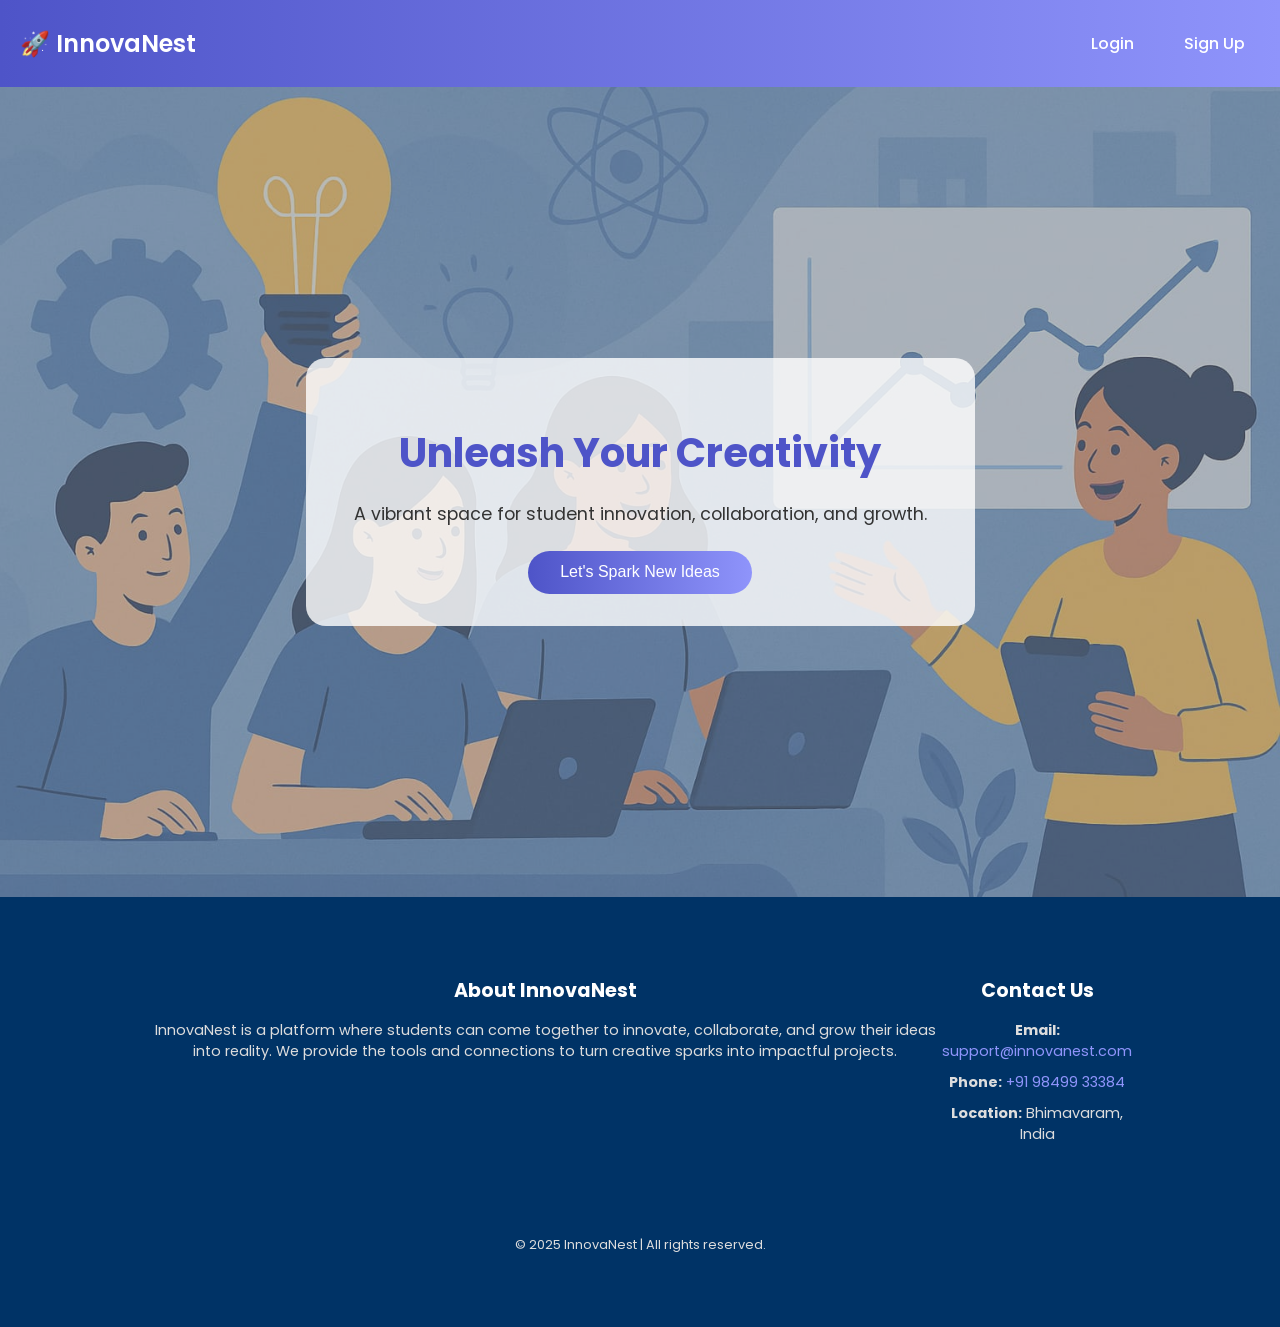
<file: index.html>
<!DOCTYPE html>
<html lang="en">
<head>
  <meta charset="UTF-8" />
  <meta name="viewport" content="width=device-width, initial-scale=1.0" />
  <title>InnovaNest - Innovate, Connect, Create</title>
  <link rel="stylesheet" href="style.css" />
  <link rel="icon" href="data:image/svg+xml,<svg xmlns=%22http://www.w3.org/2000/svg%22 viewBox=%220 0 100 100%22><text y=%22.9em%22 font-size=%2290%22>💡</text></svg>">

  <link rel="preconnect" href="https://fonts.googleapis.com" />
  <link rel="stylesheet" href="https://fonts.googleapis.com/css2?family=Poppins:wght@400;600&display=swap" />
</head>
<body>
  <!-- Header Section -->
  <header class="main-header">
    <div class="logo">🚀 InnovaNest</div>
    <nav>
      <ul>
        <li><a href="login.html">Login</a></li>
        <li><a href="signup.html">Sign Up</a></li>
      </ul>
    </nav>
  </header>

  <!-- Hero Section with Background Image -->
  <section class="hero-section">
    <div class="hero-content">
      <h1>Unleash Your Creativity</h1>
      <p>A vibrant space for student innovation, collaboration, and growth.</p>
      <button onclick="openModal()">Let's Spark New Ideas</button>
    </div>
    <!-- Image added to the hero section -->
    <div class="hero-image">
      <!-- Image reflecting innovation and creativity -->
      <img src="bgimage.jpg" alt="Innovation">
    </div>
  </section>

  <!-- Modal for Login / SignUp -->
  <div id="authModal" class="modal">
    <div class="modal-content">
      <span class="close" onclick="closeModal()">&times;</span>
      <h2>Welcome to InnovaNest</h2>
      <p>Choose your path:</p>
      <div class="modal-buttons">
        <button onclick="location.href='login.html'">Login</button>
        <button onclick="location.href='signup.html'">Sign Up</button>
      </div>
    </div>
  </div>

  <!-- Footer Section -->
  <footer>
    <div class="footer-content">
      <div class="about-section">
        <h3>About InnovaNest</h3>
        <p>InnovaNest is a platform where students can come together to innovate, collaborate, and grow their ideas into reality. We provide the tools and connections to turn creative sparks into impactful projects.</p>
      </div>
      <div class="contact-section">
        <h3>Contact Us</h3>
        <ul>
          <li><strong>Email:</strong> <a href="mailto:support@innovanest.com">support@innovanest.com</a></li>
          <li><strong>Phone:</strong> <a href="tel:+9849933384">+91 98499 33384</a></li>
          <li><strong>Location:</strong> Bhimavaram, India</li>
        </ul>
      </div>
    </div>
    <div class="footer-bottom">
      <p>&copy; 2025 InnovaNest | All rights reserved.</p>
    </div>
  </footer>

  <!-- JavaScript to open and close the modal -->
  <script>
    function openModal() {
      document.getElementById("authModal").style.display = "flex";
    }
    function closeModal() {
      document.getElementById("authModal").style.display = "none";
    }
  </script>
</body>
</html>
</file>
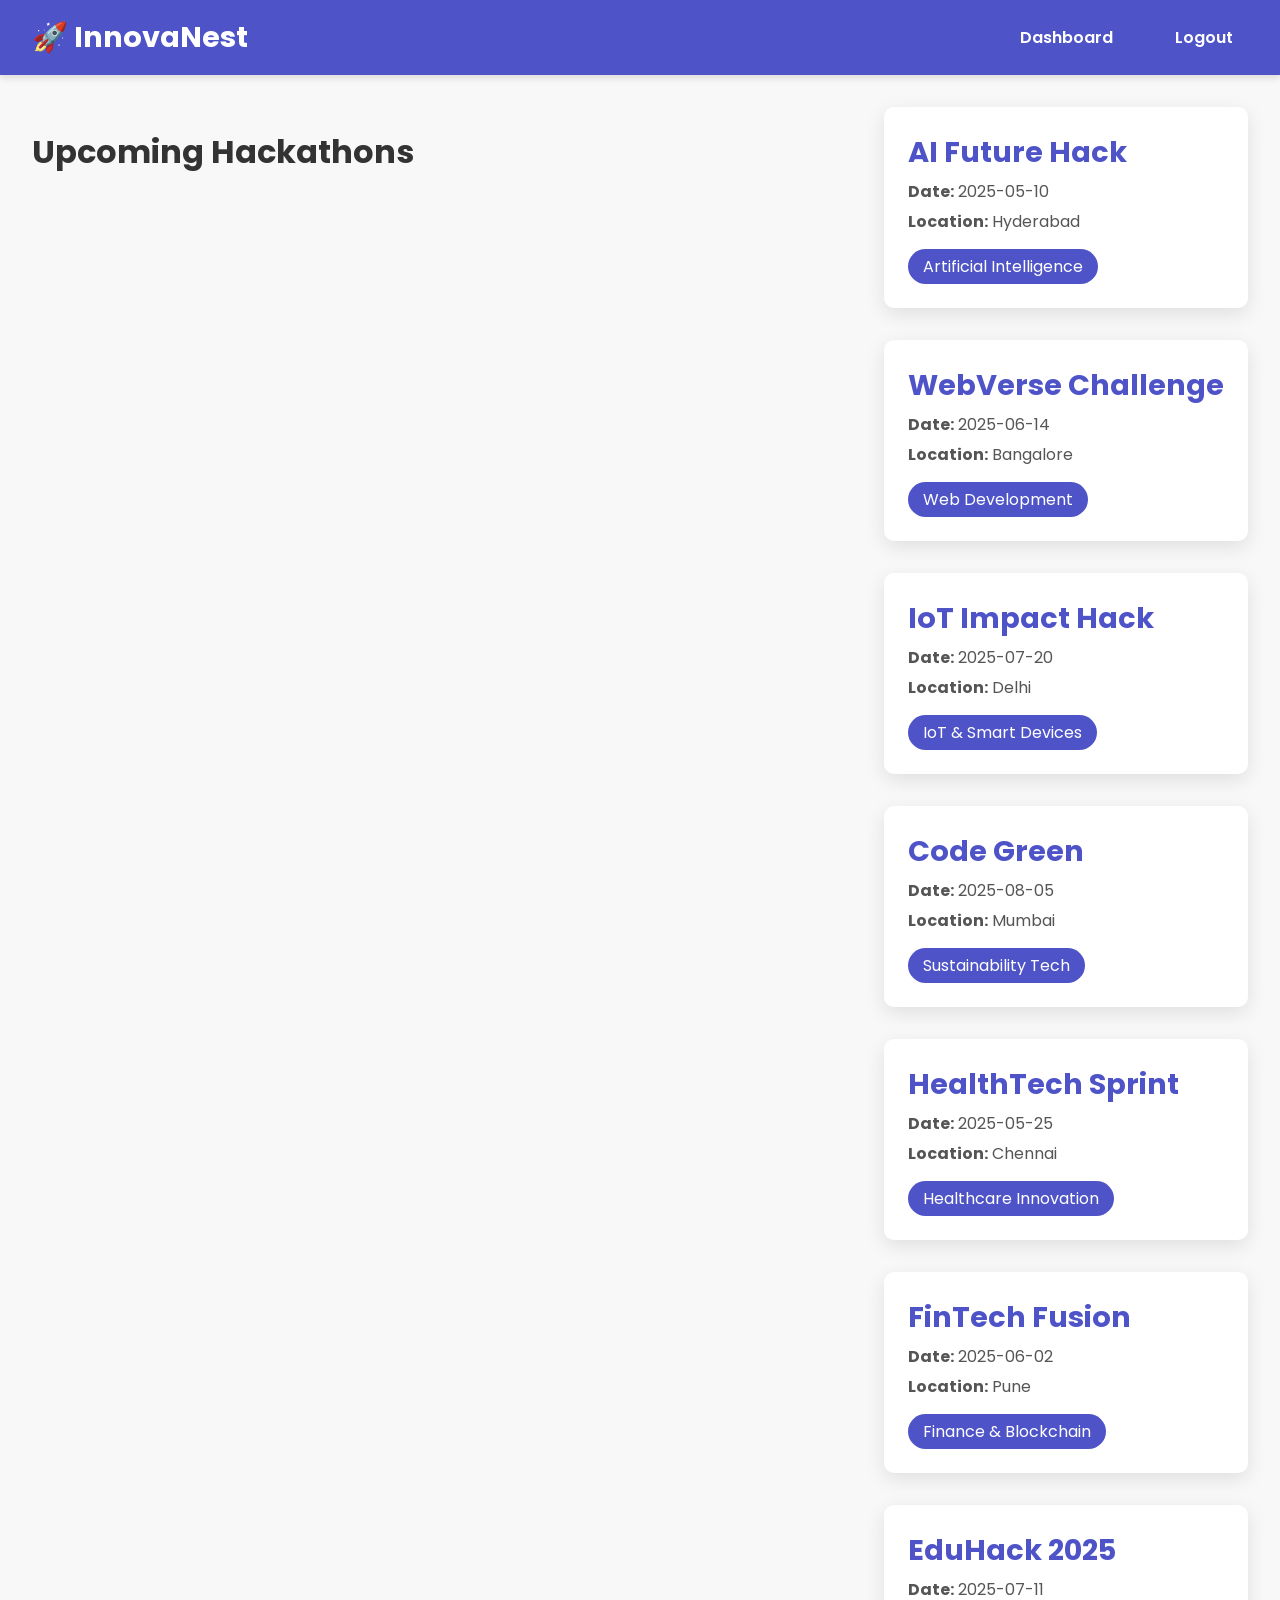
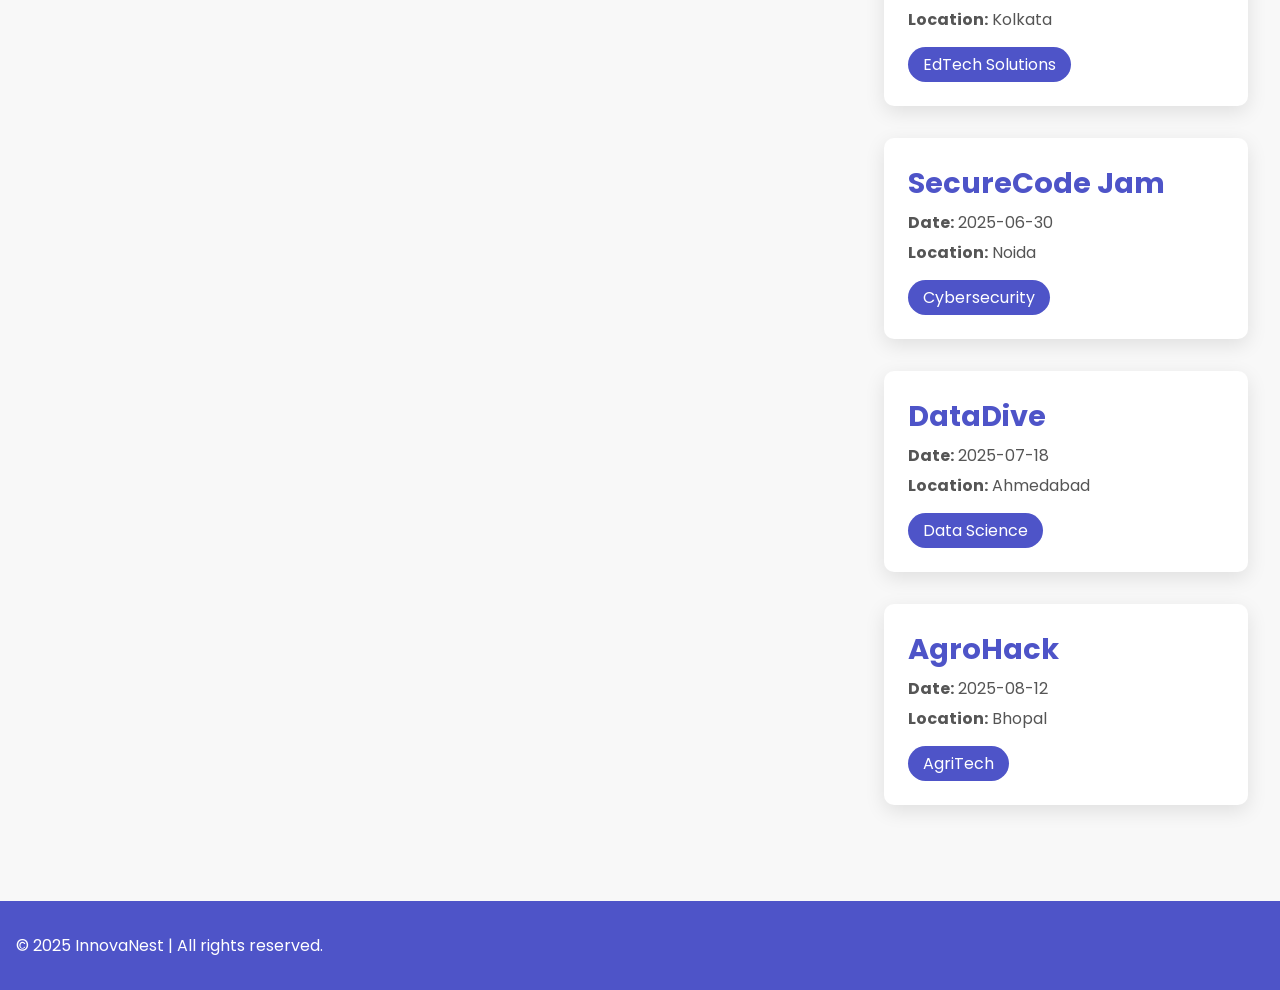
<file: hackathons.html>
<!DOCTYPE html>
<html lang="en">
<head>
  <meta charset="UTF-8" />
  <meta name="viewport" content="width=device-width, initial-scale=1.0" />
  <title>Hackathons - InnovaNest</title>
  <link rel="stylesheet" href="style.css" />
  <link href="https://fonts.googleapis.com/css2?family=Poppins:wght@400;600&display=swap" rel="stylesheet" />
  <style>
    body {
      font-family: 'Poppins', sans-serif;
      background-color: #f8f8f8;
      margin: 0;
      padding: 0;
    }

    header {
      background-color: #4e54c8;
      color: #fff;
      padding: 1rem 2rem;
      display: flex;
      justify-content: space-between;
      align-items: center;
      box-shadow: 0 4px 6px rgba(0, 0, 0, 0.1);
    }

    header .logo {
      font-size: 1.8rem;
      font-weight: bold;
    }

    header nav ul {
      list-style: none;
      padding: 0;
      margin: 0;
      display: flex;
      gap: 2rem;
    }

    header nav ul li {
      display: inline-block;
    }

    header nav ul li a {
      text-decoration: none;
      color: white;
      font-weight: 600;
    }

    main {
      padding: 2rem;
    }

    .hackathon-card {
      background-color: white;
      border-radius: 10px;
      box-shadow: 0 6px 20px rgba(0, 0, 0, 0.1);
      margin-bottom: 2rem;
      padding: 1.5rem;
      transition: all 0.3s ease;
    }

    .hackathon-card:hover {
      box-shadow: 0 8px 25px rgba(0, 0, 0, 0.2);
      transform: translateY(-5px);
    }

    .hackathon-card h3 {
      margin: 0;
      font-size: 1.8rem;
      color: #4e54c8;
    }

    .hackathon-card p {
      margin: 5px 0;
      color: #555;
    }

    .hackathon-card .theme {
      background-color: #4e54c8;
      color: white;
      padding: 5px 15px;
      border-radius: 20px;
      display: inline-block;
      margin-top: 10px;
    }

    .footer {
      background-color: #4e54c8;
      color: white;
      text-align: center;
      padding: 1rem;
      margin-top: 2rem;
    }

  </style>
</head>

<body>
  <header>
    <div class="logo">🚀 InnovaNest</div>
    <nav>
      <ul>
        <li><a href="main.html">Dashboard</a></li>
        <li><a href="index.html">Logout</a></li>
      </ul>
    </nav>
  </header>

  <main>
    <h1>Upcoming Hackathons</h1>
    <div id="hackathon-list">
      <!-- Hackathon cards will be dynamically added here -->
    </div>
  </main>

  <footer class="footer">
    <p>&copy; 2025 InnovaNest | All rights reserved.</p>
  </footer>

  <script>
    const hackathons = [
      { name: "AI Future Hack", date: "2025-05-10", location: "Hyderabad", theme: "Artificial Intelligence" },
      { name: "WebVerse Challenge", date: "2025-06-14", location: "Bangalore", theme: "Web Development" },
      { name: "IoT Impact Hack", date: "2025-07-20", location: "Delhi", theme: "IoT & Smart Devices" },
      { name: "Code Green", date: "2025-08-05", location: "Mumbai", theme: "Sustainability Tech" },
      { name: "HealthTech Sprint", date: "2025-05-25", location: "Chennai", theme: "Healthcare Innovation" },
      { name: "FinTech Fusion", date: "2025-06-02", location: "Pune", theme: "Finance & Blockchain" },
      { name: "EduHack 2025", date: "2025-07-11", location: "Kolkata", theme: "EdTech Solutions" },
      { name: "SecureCode Jam", date: "2025-06-30", location: "Noida", theme: "Cybersecurity" },
      { name: "DataDive", date: "2025-07-18", location: "Ahmedabad", theme: "Data Science" },
      { name: "AgroHack", date: "2025-08-12", location: "Bhopal", theme: "AgriTech" }
    ];

    const hackathonList = document.getElementById('hackathon-list');

    hackathons.forEach(hackathon => {
      const hackathonCard = document.createElement('div');
      hackathonCard.className = 'hackathon-card';

      hackathonCard.innerHTML = `
        <h3>${hackathon.name}</h3>
        <p><strong>Date:</strong> ${hackathon.date}</p>
        <p><strong>Location:</strong> ${hackathon.location}</p>
        <span class="theme">${hackathon.theme}</span>
      `;

      hackathonList.appendChild(hackathonCard);
    });
  </script>
</body>
</html>
</file>
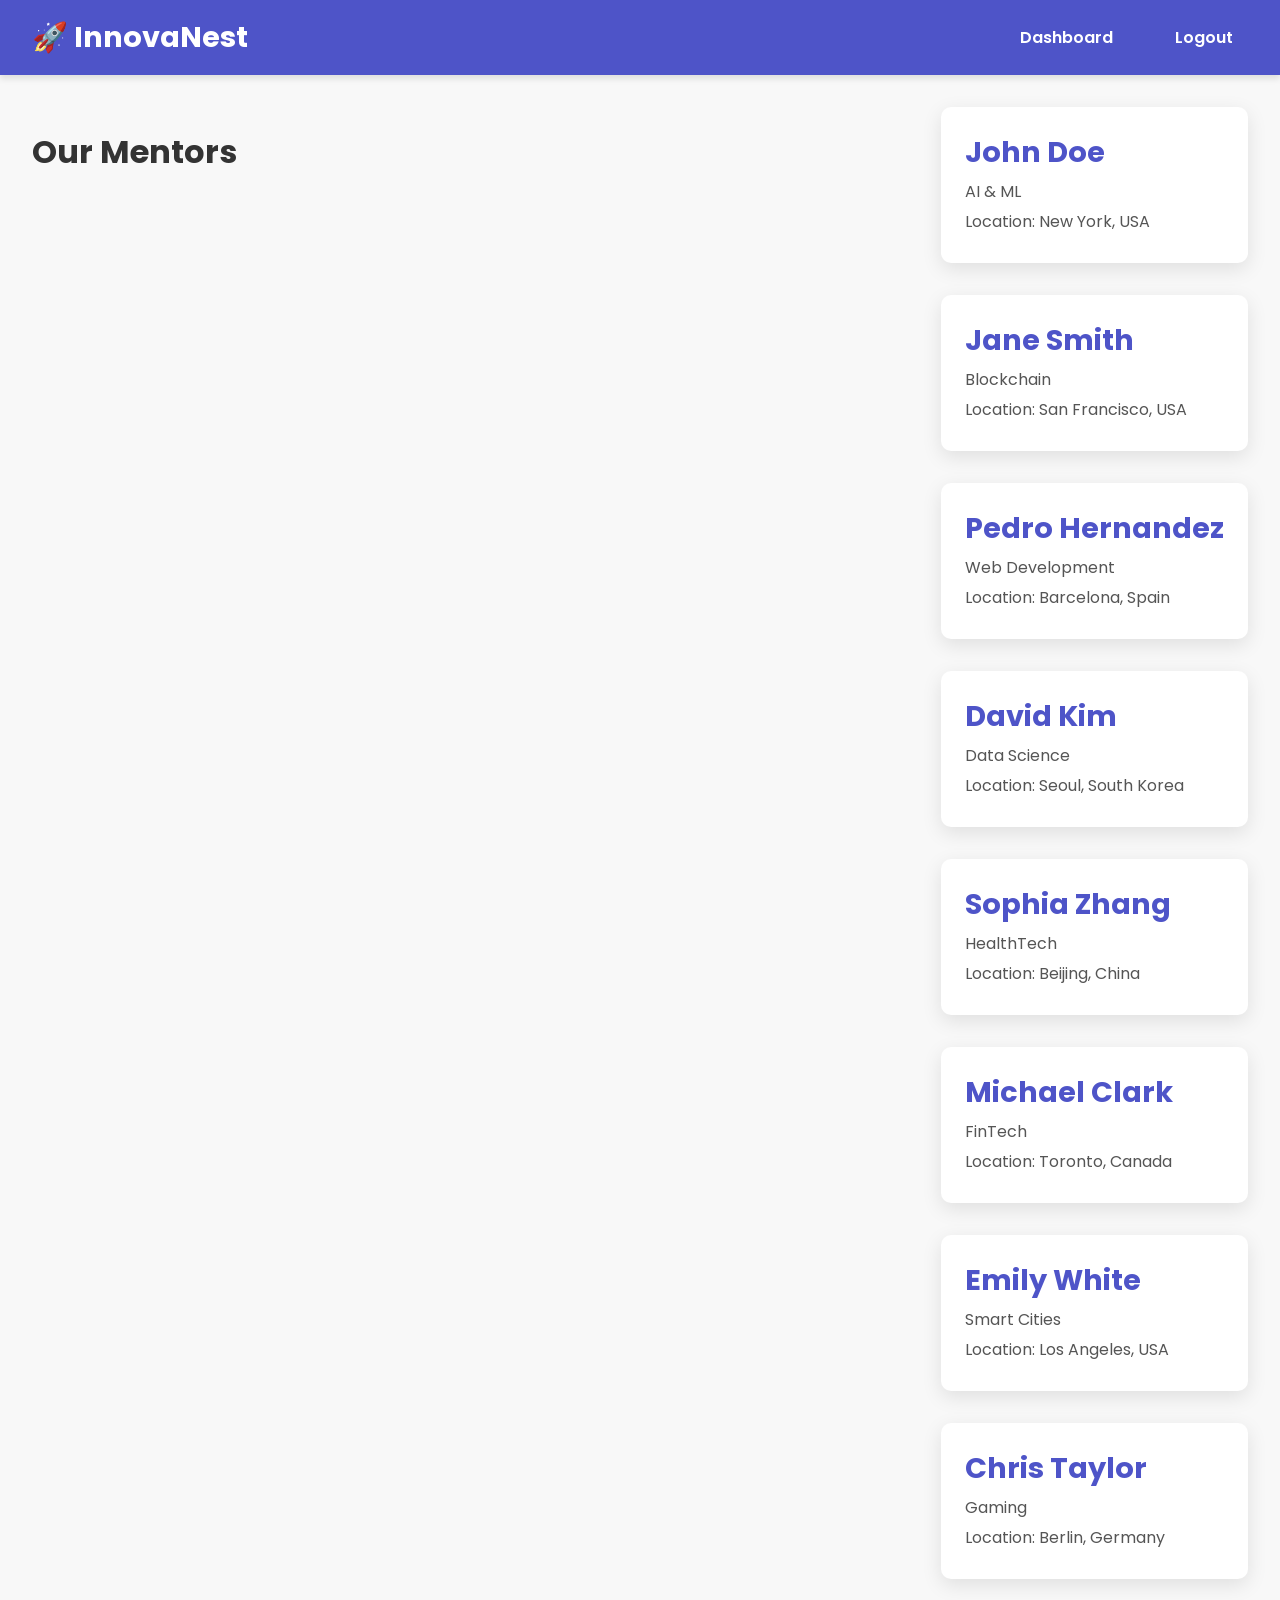
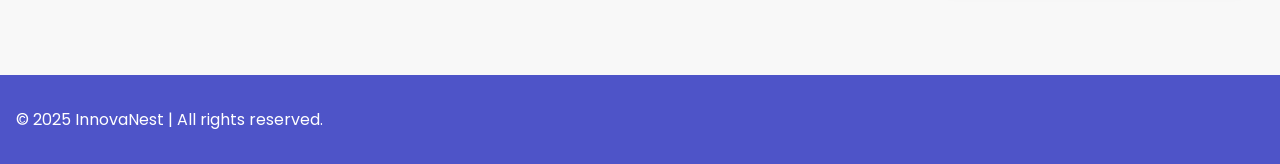
<file: mentors.html>
<!DOCTYPE html>
<html lang="en">
<head>
  <meta charset="UTF-8" />
  <meta name="viewport" content="width=device-width, initial-scale=1.0" />
  <title>Mentors - InnovaNest</title>
  <link rel="stylesheet" href="style.css" />
  <link href="https://fonts.googleapis.com/css2?family=Poppins:wght@400;600&display=swap" rel="stylesheet" />
  <style>
    body {
      font-family: 'Poppins', sans-serif;
      background-color: #f8f8f8;
      margin: 0;
      padding: 0;
    }

    header {
      background-color: #4e54c8;
      color: #fff;
      padding: 1rem 2rem;
      display: flex;
      justify-content: space-between;
      align-items: center;
      box-shadow: 0 4px 6px rgba(0, 0, 0, 0.1);
    }

    header .logo {
      font-size: 1.8rem;
      font-weight: bold;
    }

    header nav ul {
      list-style: none;
      padding: 0;
      margin: 0;
      display: flex;
      gap: 2rem;
    }

    header nav ul li {
      display: inline-block;
    }

    header nav ul li a {
      text-decoration: none;
      color: white;
      font-weight: 600;
    }

    main {
      padding: 2rem;
    }

    .mentor-card {
      background-color: white;
      border-radius: 10px;
      box-shadow: 0 6px 20px rgba(0, 0, 0, 0.1);
      margin-bottom: 2rem;
      padding: 1.5rem;
      transition: all 0.3s ease;
    }

    .mentor-card:hover {
      box-shadow: 0 8px 25px rgba(0, 0, 0, 0.2);
      transform: translateY(-5px);
    }

    .mentor-card h3 {
      margin: 0;
      font-size: 1.8rem;
      color: #4e54c8;
    }

    .mentor-card p {
      margin: 5px 0;
      color: #555;
    }

    .footer {
      background-color: #4e54c8;
      color: white;
      text-align: center;
      padding: 1rem;
      margin-top: 2rem;
    }
  </style>
</head>

<body>
  <header>
    <div class="logo">🚀 InnovaNest</div>
    <nav>
      <ul>
        <li><a href="main.html">Dashboard</a></li>
        <li><a href="index.html">Logout</a></li>
      </ul>
    </nav>
  </header>

  <main>
    <h1>Our Mentors</h1>
    <div id="mentor-list">
      <!-- Mentor cards will be dynamically added here -->
    </div>
  </main>

  <footer class="footer">
    <p>&copy; 2025 InnovaNest | All rights reserved.</p>
  </footer>

  <script>
    const mentors = [
      { name: "John Doe", expertise: "AI & ML", location: "New York, USA" },
      { name: "Jane Smith", expertise: "Blockchain", location: "San Francisco, USA" },
      { name: "Pedro Hernandez", expertise: "Web Development", location: "Barcelona, Spain" },
      { name: "David Kim", expertise: "Data Science", location: "Seoul, South Korea" },
      { name: "Sophia Zhang", expertise: "HealthTech", location: "Beijing, China" },
      { name: "Michael Clark", expertise: "FinTech", location: "Toronto, Canada" },
      { name: "Emily White", expertise: "Smart Cities", location: "Los Angeles, USA" },
      { name: "Chris Taylor", expertise: "Gaming", location: "Berlin, Germany" }
    ];

    const mentorList = document.getElementById('mentor-list');

    mentors.forEach(mentor => {
      const mentorCard = document.createElement('div');
      mentorCard.className = 'mentor-card';

      mentorCard.innerHTML = `
        <h3>${mentor.name}</h3>
        <p class="expertise">${mentor.expertise}</p>
        <p class="location">Location: ${mentor.location}</p>
      `;

      mentorList.appendChild(mentorCard);
    });
  </script>
</body>
</html>
</file>
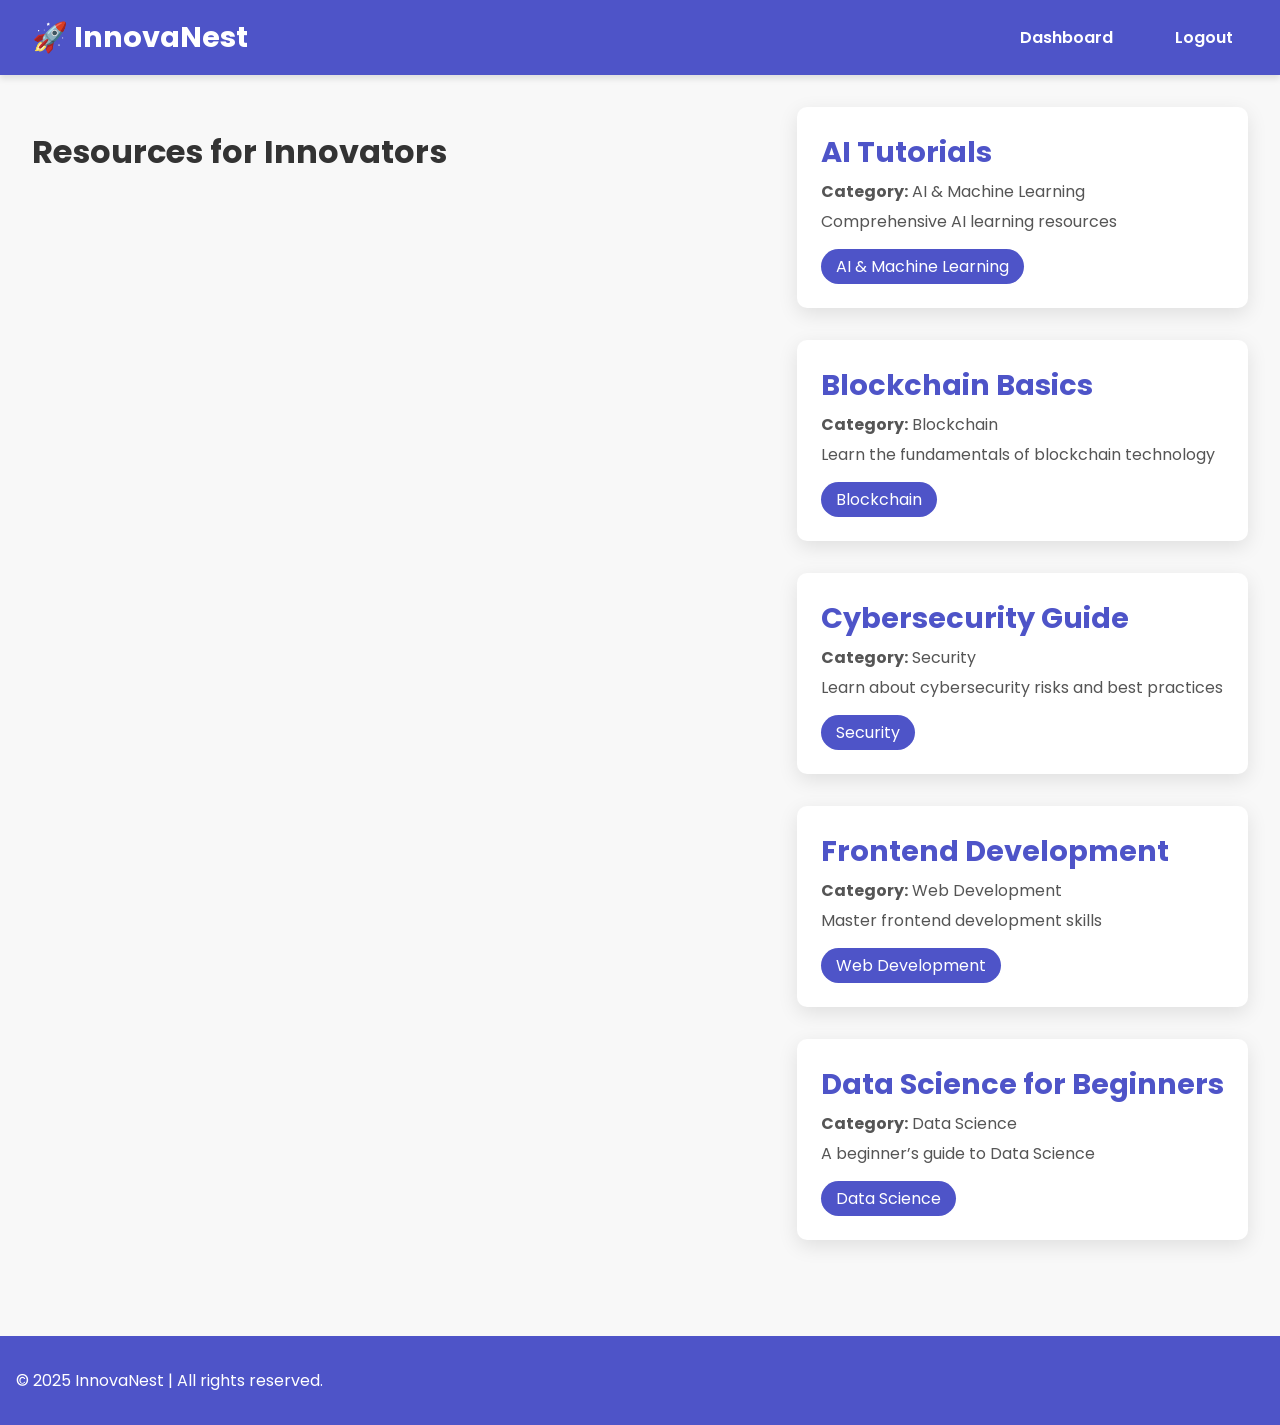
<file: resources.html>
<!DOCTYPE html>
<html lang="en">
<head>
  <meta charset="UTF-8" />
  <meta name="viewport" content="width=device-width, initial-scale=1.0" />
  <title>Resources - InnovaNest</title>
  <link rel="stylesheet" href="style.css" />
  <link href="https://fonts.googleapis.com/css2?family=Poppins:wght@400;600&display=swap" rel="stylesheet" />
  <style>
    body {
      font-family: 'Poppins', sans-serif;
      background-color: #f8f8f8;
      margin: 0;
      padding: 0;
    }

    header {
      background-color: #4e54c8;
      color: #fff;
      padding: 1rem 2rem;
      display: flex;
      justify-content: space-between;
      align-items: center;
      box-shadow: 0 4px 6px rgba(0, 0, 0, 0.1);
    }

    header .logo {
      font-size: 1.8rem;
      font-weight: bold;
    }

    header nav ul {
      list-style: none;
      padding: 0;
      margin: 0;
      display: flex;
      gap: 2rem;
    }

    header nav ul li {
      display: inline-block;
    }

    header nav ul li a {
      text-decoration: none;
      color: white;
      font-weight: 600;
    }

    main {
      padding: 2rem;
    }

    .resource-card {
      background-color: white;
      border-radius: 10px;
      box-shadow: 0 6px 20px rgba(0, 0, 0, 0.1);
      margin-bottom: 2rem;
      padding: 1.5rem;
      transition: all 0.3s ease;
    }

    .resource-card:hover {
      box-shadow: 0 8px 25px rgba(0, 0, 0, 0.2);
      transform: translateY(-5px);
    }

    .resource-card h3 {
      margin: 0;
      font-size: 1.8rem;
      color: #4e54c8;
    }

    .resource-card p {
      margin: 5px 0;
      color: #555;
    }

    .resource-card .category {
      background-color: #4e54c8;
      color: white;
      padding: 5px 15px;
      border-radius: 20px;
      display: inline-block;
      margin-top: 10px;
    }

    .footer {
      background-color: #4e54c8;
      color: white;
      text-align: center;
      padding: 1rem;
      margin-top: 2rem;
    }
  </style>
</head>

<body>
  <header>
    <div class="logo">🚀 InnovaNest</div>
    <nav>
      <ul>
        <li><a href="main.html">Dashboard</a></li>
        <li><a href="index.html">Logout</a></li>
      </ul>
    </nav>
  </header>

  <main>
    <h1>Resources for Innovators</h1>
    <div id="resource-list">
      <!-- Resource cards will be dynamically added here -->
    </div>
  </main>

  <footer class="footer">
    <p>&copy; 2025 InnovaNest | All rights reserved.</p>
  </footer>

  <script>
    const resources = [
      { title: "AI Tutorials", category: "AI & Machine Learning", description: "Comprehensive AI learning resources" },
      { title: "Blockchain Basics", category: "Blockchain", description: "Learn the fundamentals of blockchain technology" },
      { title: "Cybersecurity Guide", category: "Security", description: "Learn about cybersecurity risks and best practices" },
      { title: "Frontend Development", category: "Web Development", description: "Master frontend development skills" },
      { title: "Data Science for Beginners", category: "Data Science", description: "A beginner’s guide to Data Science" }
    ];

    const resourceList = document.getElementById('resource-list');

    resources.forEach(resource => {
      const resourceCard = document.createElement('div');
      resourceCard.className = 'resource-card';

      resourceCard.innerHTML = `
        <h3>${resource.title}</h3>
        <p><strong>Category:</strong> ${resource.category}</p>
        <p>${resource.description}</p>
        <span class="category">${resource.category}</span>
      `;

      resourceList.appendChild(resourceCard);
    });
  </script>
</body>
</html>
</file>
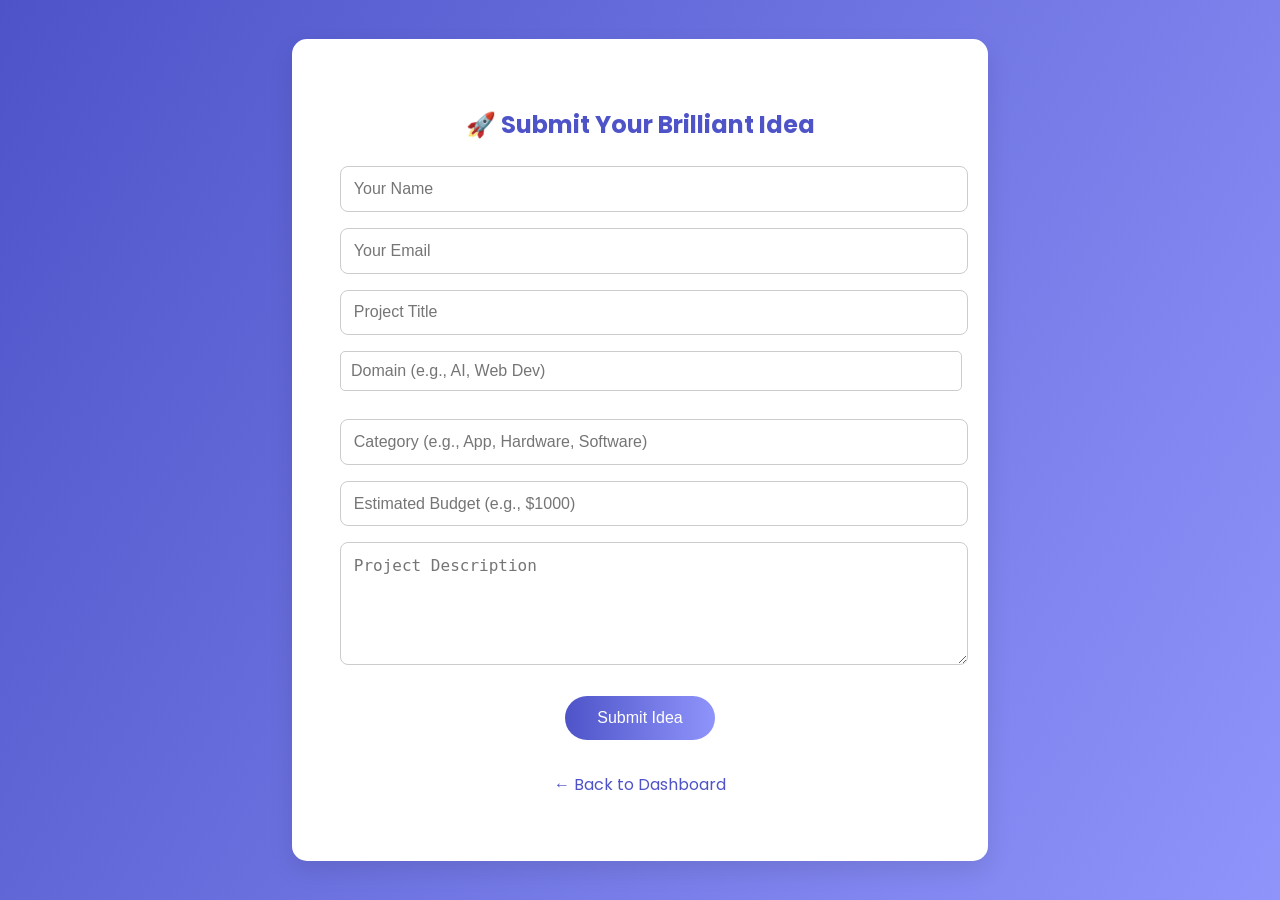
<file: submitidea.html>
<!DOCTYPE html>
<html lang="en">
<head>
  <meta charset="UTF-8" />
  <meta name="viewport" content="width=device-width, initial-scale=1.0"/>
  <title>Submit Idea - InnovaNest</title>
  <link rel="stylesheet" href="style.css"/>
  <link href="https://fonts.googleapis.com/css2?family=Poppins:wght@400;600&display=swap" rel="stylesheet"/>
</head>
<body class="submit-idea-body">

  <div class="submit-idea-container">
    <h2>🚀 Submit Your Brilliant Idea</h2>
    <form id="ideaForm">
      <input type="text" id="name" placeholder="Your Name" required />
      <input type="email" id="email" placeholder="Your Email" required />
      <input type="text" id="title" placeholder="Project Title" required />
      <input type="text" id="domain" placeholder="Domain (e.g., AI, Web Dev)" required />
      <input type="text" id="category" placeholder="Category (e.g., App, Hardware, Software)" required />
      <input type="text" id="budget" placeholder="Estimated Budget (e.g., $1000)" required />
      <textarea id="description" rows="5" placeholder="Project Description" required></textarea>
      <button type="submit">Submit Idea</button>
    </form>
    <p class="back-link"><a href="main.html">← Back to Dashboard</a></p>
  </div>

  <script>
    document.getElementById('ideaForm').addEventListener('submit', function(e) {
      e.preventDefault();

      const idea = {
        name: document.getElementById('name').value,
        email: document.getElementById('email').value,
        title: document.getElementById('title').value,
        domain: document.getElementById('domain').value,
        category: document.getElementById('category').value,
        budget: document.getElementById('budget').value,
        description: document.getElementById('description').value,
      };

      // Save to local storage
      const existingIdeas = JSON.parse(localStorage.getItem('ideas') || '[]');
      existingIdeas.push(idea);
      localStorage.setItem('ideas', JSON.stringify(existingIdeas));

      alert('Your idea has been submitted!');
      document.getElementById('ideaForm').reset();
    });
  </script>

</body>
</html>
</file>
<file: style.css>
/* Fonts */
body, html {
    margin: 0;
    padding: 0;
    font-family: 'Poppins', sans-serif;
    background: #f5f7fa;
    color: #333;
  }
  
  /* Header */
  .main-header {
    display: flex;
    justify-content: space-between;
    align-items: center;
    padding: 1rem 2rem;
    background: linear-gradient(90deg, #4e54c8, #8f94fb);
    color: white;
  }
  
  .main-header .logo {
    font-size: 1.5rem;
    font-weight: 600;
  }
  
  .main-header ul {
    list-style: none;
    display: flex;
    gap: 20px;
  }
  
  .main-header a {
    color: white;
    text-decoration: none;
    font-weight: 500;
  }
  
  /* Hero Section */
  .hero-section {
    height: 90vh;
    background: linear-gradient(rgba(0, 0, 0, 0.5), rgba(0, 0, 0, 0.5)), url('https://source.unsplash.com/1600x900/?technology,startup') no-repeat center center/cover;
    display: flex;
    align-items: center;
    justify-content: center;
    position: relative;
    text-align: center;
  }
  
  .hero-content {
    background: rgba(255, 255, 255, 0.8);
    padding: 2rem 3rem;
    border-radius: 20px;
    z-index: 1;
    animation: fadeIn 1.5s ease;
  }
  
  .hero-image img {
    position: absolute;
    top: 0;
    left: 0;
    width: 100%;
    height: 100%;
    object-fit: cover;
    z-index: 0;
    opacity: 0.5;
  }
  
  .hero-content h1 {
    font-size: 2.5rem;
    margin-bottom: 0.5rem;
    color: #4e54c8;
  }
  
  .hero-content p {
    font-size: 1.1rem;
    margin-bottom: 1.5rem;
  }
  
  .hero-content button {
    background: linear-gradient(to right, #4e54c8, #8f94fb);
    border: none;
    color: white;
    padding: 0.8rem 2rem;
    font-size: 1rem;
    border-radius: 30px;
    cursor: pointer;
    transition: transform 0.3s ease, box-shadow 0.3s ease;
  }
  
  .hero-content button:hover {
    transform: scale(1.05);
    box-shadow: 0 0 20px rgba(78, 84, 200, 0.6);
  }
  
  /* Modal */
  .modal {
    display: none;
    position: fixed;
    z-index: 99;
    top: 0; left: 0;
    width: 100%;
    height: 100%;
    background-color: rgba(0,0,0,0.6);
    justify-content: center;
    align-items: center;
  }
  
  .modal-content {
    background: #fff;
    padding: 2rem;
    border-radius: 12px;
    text-align: center;
    width: 300px;
  }
  
  .modal-content h2 {
    margin-bottom: 0.5rem;
    color: #4e54c8;
  }
  
  .modal-buttons button {
    margin: 10px;
    padding: 10px 20px;
    border: none;
    background: #4e54c8;
    color: white;
    border-radius: 5px;
    cursor: pointer;
  }
  
  .modal-buttons button:hover {
    background: #8f94fb;
  }
  
  .close {
    position: absolute;
    top: 10px; right: 15px;
    font-size: 20px;
    color: #333;
    cursor: pointer;
  }
  
  /* Footer */
  footer {
    text-align: center;
    padding: 1rem;
    background: #4e54c8;
    color: white;
  }
  
  /* Animations */
  @keyframes fadeIn {
    from { opacity: 0; transform: translateY(20px); }
    to { opacity: 1; transform: translateY(0); }
  }
  
  .footer-content {
    display: flex;
    justify-content: space-around;
    align-items: flex-start;
    margin-bottom: 1.5rem;
  }
  
  .footer-content h3 {
    margin-bottom: 1rem;
    font-size: 1.2rem;
    color: #fff;
  }
  
  .footer-content p,
  .footer-content ul {
    color: #ddd;
    font-size: 0.9rem;
  }
  
  .footer-content ul {
    list-style: none;
    padding: 0;
  }
  
  .footer-content a {
    color: #8f94fb;
    text-decoration: none;
  }
  
  .footer-content a:hover {
    text-decoration: underline;
  }
  
  .footer-bottom {
    text-align: center;
    font-size: 0.8rem;
    padding-top: 1rem;
  }
  
  .footer-bottom p {
    color: #ddd;
  }
  
  /* Login and Signup Pages */
  .login-body, .signup-body {
    margin: 0;
    padding: 0;
    font-family: 'Poppins', sans-serif;
    background: linear-gradient(120deg, #4e54c8, #8f94fb);
    height: 100vh;
    display: flex;
    justify-content: center;
    align-items: center;
  }
  
  .login-container, .signup-container {
    width: 100%;
    max-width: 400px;
    padding: 2rem;
  }
  
  .login-box, .signup-box {
    background-color: white;
    padding: 2.5rem 2rem;
    border-radius: 15px;
    box-shadow: 0 0 30px rgba(0,0,0,0.15);
    text-align: center;
    animation: floatIn 1s ease;
  }
  
  .login-box h2, .signup-box h2 {
    color: #4e54c8;
    margin-bottom: 1.5rem;
  }
  
  .login-box input, .signup-box input {
    width: 100%;
    padding: 0.9rem;
    margin: 0.6rem 0;
    border: none;
    border-radius: 8px;
    background-color: #f0f0f0;
    font-size: 1rem;
    transition: background 0.3s ease;
  }
  
  .login-box input:focus, .signup-box input:focus {
    background-color: #e0e0ff;
    outline: none;
  }
  
  .login-box button, .signup-box button {
    width: 100%;
    padding: 0.9rem;
    margin-top: 1rem;
    background: linear-gradient(to right, #4e54c8, #8f94fb);
    border: none;
    color: white;
    font-size: 1rem;
    font-weight: 600;
    border-radius: 25px;
    cursor: pointer;
    transition: transform 0.2s, box-shadow 0.3s;
  }
  
  .login-box button:hover, .signup-box button:hover {
    transform: translateY(-2px);
    box-shadow: 0 8px 20px rgba(78, 84, 200, 0.3);
  }
  
  .small-text {
    margin-top: 1rem;
    font-size: 0.9rem;
  }
  
  .small-text a {
    color: #4e54c8;
    text-decoration: none;
    font-weight: 500;
  }
  
  .demo-hint {
    font-size: 0.8rem;
    color: #888;
    margin-top: 1rem;
  }
  
  /* Animation for floatIn effect */
  @keyframes floatIn {
    0% {
      transform: translateY(40px);
      opacity: 0;
    }
    100% {
      transform: translateY(0);
      opacity: 1;
    }
  }
  body {
    font-family: 'Poppins', sans-serif;
    margin: 0;
    padding: 0;
    background-color: #f4f7fa;
  }
  
  header {
    background-color: #003366;
    color: white;
    padding: 20px 10%;
    display: flex;
    justify-content: space-between;
    align-items: center;
    position: sticky;
    top: 0;
    z-index: 10;
  }
  
  .logo {
    font-size: 24px;
    font-weight: 600;
  }
  
  nav ul {
    list-style: none;
    display: flex;
    gap: 20px;
  }
  
  nav ul li a {
    text-decoration: none;
    color: white;
    font-weight: 600;
    font-size: 16px;
  }
  
  .profile-icon {
    display: flex;
    align-items: center;
    gap: 10px;
  }
  
  .profile-icon img {
    border-radius: 50%;
    width: 40px;
    height: 40px;
  }
  
  main {
    display: flex;
    flex-wrap: wrap;
    justify-content: space-between;
    padding: 30px 10%;
  }
  
  .section {
    width: 48%;
    margin-bottom: 20px;
  }
  
  .profile-card, .collaborator-card, .idea-card {
    background-color: white;
    padding: 20px;
    border-radius: 8px;
    box-shadow: 0 4px 8px rgba(0, 0, 0, 0.1);
  }
  
  .profile-card img, .collaborator-card img {
    border-radius: 50%;
    width: 100px;
    height: 100px;
    margin-bottom: 15px;
  }
  
  footer {
    background-color: #003366;
    color: white;
    padding: 40px 10%;
    display: flex;
    justify-content: space-between;
    flex-wrap: wrap;
  }
  
  .footer-content h3 {
    margin-bottom: 15px;
  }
  
  .footer-content ul li {
    margin-bottom: 10px;
  }
  
  .footer-bottom {
    background-color: #002244;
    text-align: center;
    padding: 15px;
    width: 100%;
  }
  .main-header {
    background-color: #003366;
    color: white;
    padding: 15px 20px;
    display: flex;
    justify-content: space-between;
    align-items: center;
  }
  .main-header .logo {
    font-size: 24px;
    font-weight: 600;
  }
  nav ul {
    list-style: none;
    display: flex;
    gap: 20px;
  }
  nav a {
    color: white;
    text-decoration: none;
    font-weight: 500;
    padding: 10px 15px;
    border-radius: 5px;
  }
  nav a:hover {
    background-color: #005bb5;
  }
  .profile-icon {
    display: flex;
    align-items: center;
    gap: 10px;
    cursor: pointer;
  }
  .profile-icon img {
    border-radius: 50%;
  }
  .dashboard-main {
    padding: 40px 20px;
    text-align: center;
  }
  .share-idea-btn {
    background-color: #0066cc;
    color: white;
    padding: 20px 40px;
    font-size: 18px;
    border: none;
    border-radius: 5px;
    cursor: pointer;
    margin: 40px auto;
  }
  .browse-ideas {
    margin-top: 40px;
  }
  .idea-card {
    background: white;
    border: 1px solid #ddd;
    padding: 15px;
    margin: 10px auto;
    width: 80%;
    max-width: 600px;
    text-align: left;
    border-radius: 5px;
    box-shadow: 0 2px 5px rgba(0,0,0,0.05);
  }
  #domain {
    padding: 10px;
    border-radius: 5px;
    font-size: 16px;
    margin-bottom: 20px;
  }
  .footer-content,
  .footer-bottom {
    background-color: #003366;
    color: white;
    padding: 20px;
    text-align: center;
  }
  .submit-idea-body {
    font-family: 'Poppins', sans-serif;
    background: linear-gradient(120deg, #4e54c8, #8f94fb);
    display: flex;
    justify-content: center;
    align-items: center;
    height: 100vh;
  }
  
  .submit-idea-container {
    background: white;
    padding: 3rem;
    border-radius: 15px;
    width: 90%;
    max-width: 600px;
    box-shadow: 0 10px 25px rgba(0,0,0,0.1);
    text-align: center;
  }
  
  .submit-idea-container h2 {
    color: #4e54c8;
    margin-bottom: 1rem;
  }
  
  .submit-idea-container input,
  .submit-idea-container textarea {
    width: 100%;
    margin: 0.5rem 0;
    padding: 0.8rem;
    border: 1px solid #ccc;
    border-radius: 8px;
    font-size: 1rem;
  }
  
  .submit-idea-container button {
    margin-top: 1rem;
    background: linear-gradient(to right, #4e54c8, #8f94fb);
    color: white;
    border: none;
    padding: 0.8rem 2rem;
    font-size: 1rem;
    border-radius: 25px;
    cursor: pointer;
    transition: 0.3s ease;
  }
  
  .submit-idea-container button:hover {
    transform: scale(1.05);
  }
  
  .back-link {
    margin-top: 1rem;
  }
  
  .back-link a {
    color: #4e54c8;
    text-decoration: none;
  }
  .my-ideas-body {
    font-family: 'Poppins', sans-serif;
    background: linear-gradient(120deg, #8f94fb, #4e54c8);
    display: flex;
    justify-content: center;
    align-items: center;
    padding: 2rem;
    min-height: 100vh;
  }
  
  .my-ideas-container {
    background: white;
    padding: 2rem;
    border-radius: 15px;
    width: 100%;
    max-width: 700px;
    box-shadow: 0 10px 25px rgba(0,0,0,0.1);
    text-align: center;
  }
  
  .my-ideas-container h2 {
    color: #4e54c8;
    margin-bottom: 1.5rem;
  }
  
  .my-ideas-container input {
    padding: 0.8rem;
    border: 1px solid #ccc;
    border-radius: 8px;
    width: 70%;
    margin-bottom: 1rem;
    font-size: 1rem;
  }
  
  .my-ideas-container button {
    padding: 0.8rem 1.5rem;
    background: #4e54c8;
    color: white;
    border: none;
    border-radius: 25px;
    font-size: 1rem;
    cursor: pointer;
    margin-bottom: 2rem;
    transition: 0.3s ease;
  }
  
  .my-ideas-container button:hover {
    background: #8f94fb;
  }
  
  .ideas-list .idea-card {
    background: #f9f9f9;
    margin-bottom: 1rem;
    padding: 1.2rem;
    border-radius: 12px;
    text-align: left;
    box-shadow: 0 2px 10px rgba(0,0,0,0.05);
  }
  
  .ideas-list .idea-card h3 {
    margin: 0 0 0.5rem;
    color: #4e54c8;
  }
  
  .back-link {
    margin-top: 2rem;
  }
  
  .back-link a {
    color: #4e54c8;
    text-decoration: none;
  }
  .dashboard-body {
    font-family: 'Poppins', sans-serif;
    background: #f5f7fa;
    margin: 0;
    padding: 0;
  }
  
  .main-dashboard-content {
    padding: 2rem;
    text-align: center;
  }
  
  .main-dashboard-content h1 {
    font-size: 2.5rem;
    color: #4e54c8;
    margin-bottom: 2rem;
  }
  
  .main-options-grid {
    display: grid;
    grid-template-columns: repeat(auto-fit, minmax(280px, 1fr));
    gap: 2rem;
    justify-content: center;
    max-width: 1000px;
    margin: 0 auto;
  }
  
  .option-card {
    background: white;
    border-radius: 15px;
    padding: 2rem;
    box-shadow: 0 8px 20px rgba(0,0,0,0.1);
    transition: transform 0.3s ease, box-shadow 0.3s ease;
    cursor: pointer;
    text-align: center;
  }
  
  .option-card:hover {
    transform: translateY(-5px);
    box-shadow: 0 15px 30px rgba(78, 84, 200, 0.2);
  }
  
  .option-card h2 {
    color: #4e54c8;
    margin-bottom: 0.8rem;
  }
  
  .option-card p {
    color: #666;
  }
  .profile-body {
    font-family: 'Poppins', sans-serif;
    background: linear-gradient(135deg, #8f94fb, #4e54c8);
    margin: 0;
    padding: 0;
    color: #333;
  }
  
  .profile-main {
    display: flex;
    justify-content: center;
    align-items: center;
    padding: 3rem 1rem;
  }
  
  .profile-card-big {
    background: #fff;
    border-radius: 20px;
    box-shadow: 0 10px 30px rgba(0, 0, 0, 0.15);
    max-width: 700px;
    width: 100%;
    padding: 2.5rem;
    display: flex;
    align-items: flex-start;
    gap: 2rem;
    animation: fadeIn 1s ease;
  }
  
  .profile-picture {
    width: 150px;
    height: 150px;
    border-radius: 50%;
    object-fit: cover;
    border: 4px solid #4e54c8;
  }
  
  .profile-details {
    flex: 1;
  }
  
  .profile-details h2 {
    margin-top: 0;
    color: #4e54c8;
  }
  
  .profile-details p {
    font-size: 1rem;
    margin: 0.5rem 0;
  }
  
  .profile-details button {
    background: linear-gradient(to right, #4e54c8, #8f94fb);
    border: none;
    padding: 0.8rem 1.5rem;
    color: white;
    border-radius: 25px;
    font-weight: 600;
    margin-top: 1rem;
    cursor: pointer;
    transition: background 0.3s ease;
  }
  
  .profile-details button:hover {
    background: #4e54c8;
    box-shadow: 0 6px 15px rgba(78, 84, 200, 0.4);
  }
  .profile-icon {
    cursor: pointer;
    display: flex;
    align-items: center;
    gap: 10px;
    transition: transform 0.3s ease;
  }
  
  .profile-icon img {
    width: 40px;
    height: 40px;
    border-radius: 50%;
    border: 2px solid #fff;
    transition: box-shadow 0.3s ease;
  }
  
  .profile-icon:hover {
    transform: scale(1.05);
  }
  
  .profile-icon img:hover {
    box-shadow: 0 0 10px rgba(255, 255, 255, 0.5);
  }
  select {
    width: 100%;
    padding: 0.8rem;
    margin-bottom: 1rem;
    font-family: 'Poppins', sans-serif;
    font-size: 1rem;
    border: 1px solid #ccc;
    border-radius: 5px;
    background-color: #fff;
    color: #333;
  }
</file>
